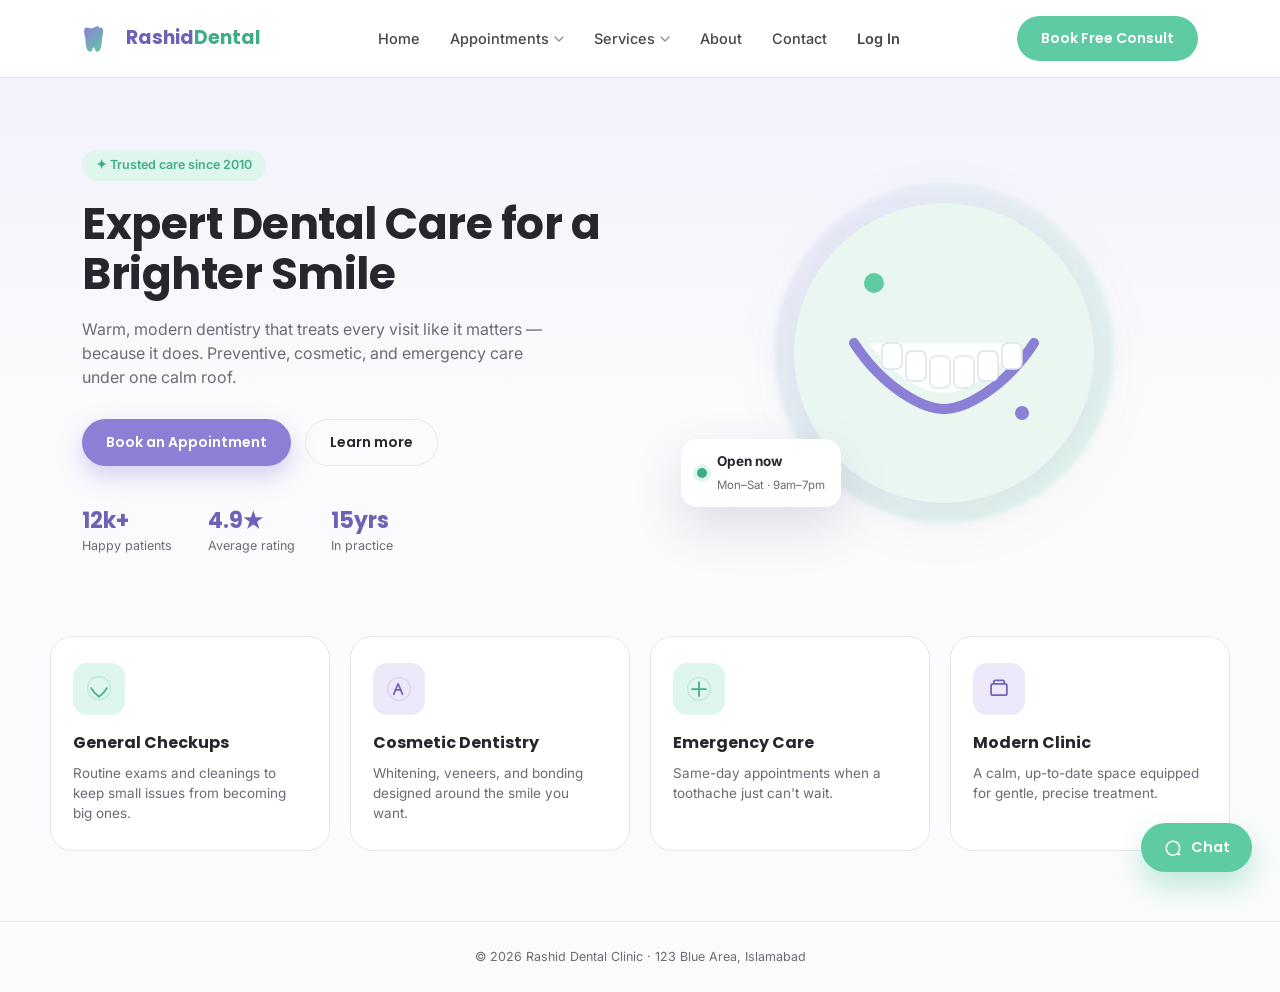
<file: Rashid Dental Clinic/frontend/index.html>
<!DOCTYPE html>
<html lang="en">
<head>
<meta charset="UTF-8">
<meta name="viewport" content="width=device-width, initial-scale=1.0">
<title>Rashid Dental Clinic — AI Assistant</title>
<link rel="preconnect" href="https://fonts.googleapis.com">
<link rel="preconnect" href="https://fonts.gstatic.com" crossorigin>
<link href="https://fonts.googleapis.com/css2?family=Poppins:wght@500;600;700;800&family=Inter:wght@400;500;600&display=swap" rel="stylesheet">
<link rel="stylesheet" href="style.css">
</head>
<body>

<!-- ============ NAVBAR ============ -->
<header class="navbar">
  <div class="nav-inner">
    <a class="brand" href="#">
      <svg class="brand-mark" viewBox="0 0 48 48" fill="none" xmlns="http://www.w3.org/2000/svg">
        <path d="M24 6c-5 0-8 3-11 3-2.6 0-4.5-1.4-6-1.4C4 7.6 3 10 3 13c0 5 2 8 2 14 0 6 2 15 6.5 15 3.5 0 3-6 5-6s1.5 6 5 6c4.5 0 6.5-9 6.5-15 0-6 2-9 2-14 0-3-1-5.4-4-5.4-1.5 0-3.4 1.4-6 1.4H24z" fill="url(#toothGrad)"/>
        <defs>
          <linearGradient id="toothGrad" x1="3" y1="6" x2="30.5" y2="42" gradientUnits="userSpaceOnUse">
            <stop stop-color="#8B7FD6"/>
            <stop offset="1" stop-color="#5FCBA3"/>
          </linearGradient>
        </defs>
      </svg>
      <span class="brand-name">Rashid<em>Dental</em></span>
    </a>

    <nav class="nav-links">
      <a href="#">Home</a>
      <a href="#">Appointments <svg width="10" height="6" viewBox="0 0 10 6"><path d="M1 1l4 4 4-4" stroke="currentColor" stroke-width="1.4" fill="none" stroke-linecap="round" stroke-linejoin="round"/></svg></a>
      <a href="#services">Services <svg width="10" height="6" viewBox="0 0 10 6"><path d="M1 1l4 4 4-4" stroke="currentColor" stroke-width="1.4" fill="none" stroke-linecap="round" stroke-linejoin="round"/></svg></a>
      <a href="#about">About</a>
      <a href="#contact">Contact</a>
      <a href="#" class="nav-login">Log In</a>
    </nav>

    <button class="btn-pill btn-mint nav-cta">Book Free Consult</button>
  </div>
</header>

<!-- ============ HERO ============ -->
<section class="hero">
  <div class="hero-inner">
    <div class="hero-copy">
      <span class="eyebrow">✦ Trusted care since 2010</span>
      <h1>Expert Dental Care for a Brighter Smile</h1>
      <p>Warm, modern dentistry that treats every visit like it matters — because it does. Preventive, cosmetic, and emergency care under one calm roof.</p>
      <div class="hero-actions">
        <button class="btn-pill btn-purple">Book an Appointment</button>
        <button class="btn-pill btn-ghost">Learn more</button>
      </div>
      <div class="hero-stats">
        <div><strong>12k+</strong><span>Happy patients</span></div>
        <div><strong>4.9★</strong><span>Average rating</span></div>
        <div><strong>15yrs</strong><span>In practice</span></div>
      </div>
    </div>

    <div class="hero-art">
      <div class="hero-blob"></div>
      <svg class="hero-smile" viewBox="0 0 320 320" xmlns="http://www.w3.org/2000/svg">
        <circle cx="160" cy="160" r="150" fill="#EAF7F1"/>
        <path d="M70 150c30 46 70 66 90 66s60-20 90-66" stroke="#8B7FD6" stroke-width="10" stroke-linecap="round" fill="none"/>
        <path d="M85 150c25 34 55 50 75 50s50-16 75-50" fill="#fff"/>
        <g fill="#fff" stroke="#DCE3EE" stroke-width="1.5">
          <rect x="98" y="150" width="20" height="26" rx="6"/>
          <rect x="122" y="158" width="20" height="30" rx="6"/>
          <rect x="146" y="163" width="20" height="32" rx="6"/>
          <rect x="170" y="163" width="20" height="32" rx="6"/>
          <rect x="194" y="158" width="20" height="30" rx="6"/>
          <rect x="218" y="150" width="20" height="26" rx="6"/>
        </g>
        <circle cx="90" cy="90" r="10" fill="#5FCBA3"/>
        <circle cx="238" cy="220" r="7" fill="#8B7FD6"/>
      </svg>
      <div class="floating-badge">
        <span class="badge-dot"></span>
        <div>
          <strong>Open now</strong>
          <small>Mon–Sat · 9am–7pm</small>
        </div>
      </div>
    </div>
  </div>
</section>

<!-- ============ GALLERY / HIGHLIGHTS ============ -->
<section class="gallery">
  <div class="gallery-inner">
    <article class="gallery-card">
      <div class="gallery-art tint-mint">
        <svg viewBox="0 0 64 64"><path d="M14 30c8 14 20 20 18 20s10-6 18-20" stroke="#3FAE85" stroke-width="4" fill="none" stroke-linecap="round"/><circle cx="32" cy="30" r="26" fill="none" stroke="#BEE9D8" stroke-width="3"/></svg>
      </div>
      <h3>General Checkups</h3>
      <p>Routine exams and cleanings to keep small issues from becoming big ones.</p>
    </article>
    <article class="gallery-card">
      <div class="gallery-art tint-purple">
        <svg viewBox="0 0 64 64"><path d="M20 44l10-24 10 24M23 34h14" stroke="#6E62B8" stroke-width="4" fill="none" stroke-linecap="round" stroke-linejoin="round"/><circle cx="32" cy="32" r="26" fill="none" stroke="#D9D3F3" stroke-width="3"/></svg>
      </div>
      <h3>Cosmetic Dentistry</h3>
      <p>Whitening, veneers, and bonding designed around the smile you want.</p>
    </article>
    <article class="gallery-card">
      <div class="gallery-art tint-mint">
        <svg viewBox="0 0 64 64"><path d="M32 16v32M16 32h32" stroke="#3FAE85" stroke-width="4" stroke-linecap="round"/><circle cx="32" cy="32" r="26" fill="none" stroke="#BEE9D8" stroke-width="3"/></svg>
      </div>
      <h3>Emergency Care</h3>
      <p>Same-day appointments when a toothache just can't wait.</p>
    </article>
    <article class="gallery-card">
      <div class="gallery-art tint-purple">
        <svg viewBox="0 0 64 64"><rect x="14" y="20" width="36" height="26" rx="4" fill="none" stroke="#6E62B8" stroke-width="4"/><path d="M20 20v-4a4 4 0 014-4h16a4 4 0 014 4v4" stroke="#6E62B8" stroke-width="4" fill="none"/></svg>
      </div>
      <h3>Modern Clinic</h3>
      <p>A calm, up-to-date space equipped for gentle, precise treatment.</p>
    </article>
  </div>
</section>

<footer class="site-footer">
  <p>© 2026 Rashid Dental Clinic · 123 Blue Area, Islamabad</p>
</footer>

<!-- ============ FLOATING CHAT TOGGLE ============ -->
<button id="chat-toggle">
  <svg width="20" height="20" viewBox="0 0 24 24" fill="none"><path d="M4 12a8 8 0 1113.9 5.4L20 20l-3.1-1.1A8 8 0 014 12z" stroke="white" stroke-width="1.8" stroke-linecap="round" stroke-linejoin="round"/></svg>
  <span>Chat</span>
</button>

<!-- ============ CHAT WIDGET ============ -->
<div id="chat-container" class="hidden">

  <div class="chat-header">
    <div class="chat-header-left">
      <div class="chat-avatar">
        <svg viewBox="0 0 48 48" fill="none" width="24" height="24">
          <path d="M24 6c-5 0-8 3-11 3-2.6 0-4.5-1.4-6-1.4C4 7.6 3 10 3 13c0 5 2 8 2 14 0 6 2 15 6.5 15 3.5 0 3-6 5-6s1.5 6 5 6c4.5 0 6.5-9 6.5-15 0-6 2-9 2-14 0-3-1-5.4-4-5.4-1.5 0-3.4 1.4-6 1.4H24z" fill="url(#toothGrad2)"/>
          <defs><linearGradient id="toothGrad2" x1="3" y1="6" x2="30.5" y2="42" gradientUnits="userSpaceOnUse"><stop stop-color="#8B7FD6"/><stop offset="1" stop-color="#5FCBA3"/></linearGradient></defs>
        </svg>
      </div>
      <div>
        <h2>Rashid Dental Clinic</h2>
        <p>Online Assistant</p>
      </div>
    </div>
    <div class="chat-header-actions">
      <button id="minimize-chat" title="Minimize">—</button>
      <button id="close-chat" title="Close">✕</button>
    </div>
  </div>

  <div class="chat-status">
    <span class="status-dot"></span> Online
  </div>

  <div id="chat-messages"></div>

  <div id="suggested-questions"></div>

  <div class="chat-input">
    <button id="attach-btn" type="button" title="Attach">
      <svg width="18" height="18" viewBox="0 0 24 24" fill="none"><path d="M17 7l-8 8a3 3 0 004 4l8-8a5 5 0 00-7-7L6 12a7 7 0 009 10" stroke="#7A7A87" stroke-width="1.6" stroke-linecap="round" stroke-linejoin="round"/></svg>
    </button>
    <input id="message-input" type="text" placeholder="Type your message...">
    <button id="send-btn" title="Send">
      <svg width="18" height="18" viewBox="0 0 24 24" fill="none"><path d="M4 12l16-7-6 16-3-6-7-3z" stroke="white" stroke-width="1.6" stroke-linejoin="round" fill="white"/></svg>
    </button>
  </div>

  <p class="chat-footer">Powered by Rashid Clinic AI</p>
</div>

<script src="script.js"></script>
</body>
</html>
</file>
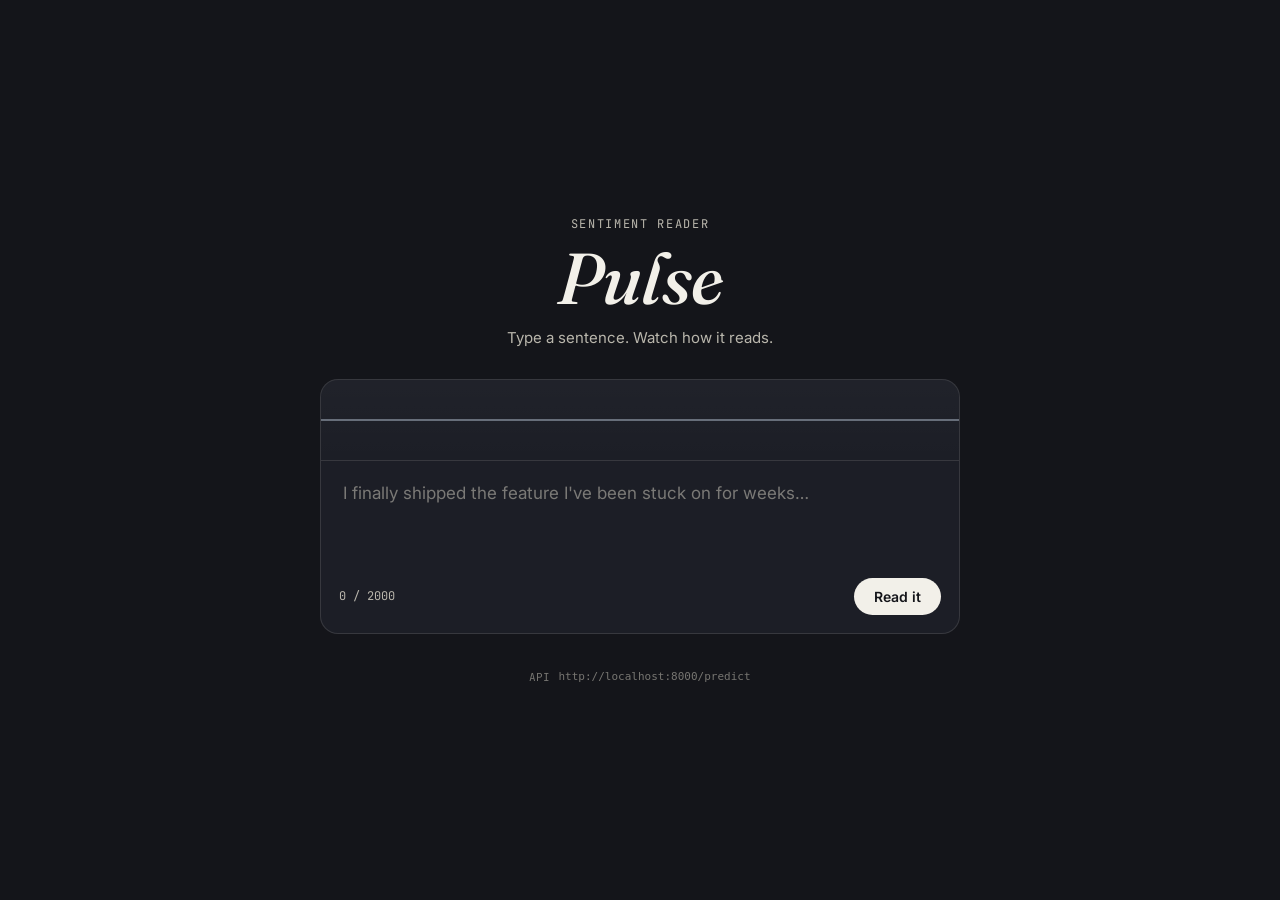
<file: Sentiment-Analysis/frontend/index.html>
<!DOCTYPE html>
<html lang="en">
<head>
<meta charset="UTF-8" />
<meta name="viewport" content="width=device-width, initial-scale=1.0" />
<title>Pulse — Sentiment Reader</title>
<link rel="preconnect" href="https://fonts.googleapis.com">
<link href="https://fonts.googleapis.com/css2?family=Fraunces:ital,opsz,wght@0,9..144,400;0,9..144,600;1,9..144,500&family=Inter:wght@400;500;600&family=JetBrains+Mono:wght@400;500&display=swap" rel="stylesheet">
<link rel="stylesheet" href="style.css" />
</head>
<body>

  <main class="stage">
    <header class="masthead">
      <span class="eyebrow">Sentiment Reader</span>
      <h1 class="wordmark">Pulse</h1>
      <p class="subhead">Type a sentence. Watch how it reads.</p>
    </header>

    <section class="console" aria-label="Sentiment analyzer">
      <svg class="trace" id="trace" viewBox="0 0 640 120" preserveAspectRatio="none" aria-hidden="true">
        <line x1="0" y1="60" x2="640" y2="60" class="trace-baseline" />
        <path id="tracePath" class="trace-path" d="M0,60 L640,60" />
      </svg>

      <textarea
        id="textInput"
        class="text-input"
        placeholder="I finally shipped the feature I've been stuck on for weeks…"
        maxlength="2000"
        rows="3"
      ></textarea>

      <div class="console-footer">
        <span class="char-count"><span id="charCount">0</span> / 2000</span>
        <button id="analyzeBtn" class="analyze-btn" type="button">
          <span class="btn-label">Read it</span>
          <span class="btn-spinner" aria-hidden="true"></span>
        </button>
      </div>
    </section>

    <section id="result" class="result" hidden aria-live="polite">
      <div class="result-badge">
        <span id="resultEmoji" class="result-emoji">😐</span>
        <div class="result-text">
          <span id="resultLabel" class="result-label">Neutral</span>
          <span id="resultConfidence" class="result-confidence">— confidence n/a</span>
        </div>
      </div>
    </section>

    <p id="errorBox" class="error-box" hidden></p>

    <footer class="foot-note">
      <span>API</span>
      <code id="apiTarget">http://localhost:8000/predict</code>
    </footer>
  </main>

  <script src="script.js"></script>
</body>
</html>
</file>
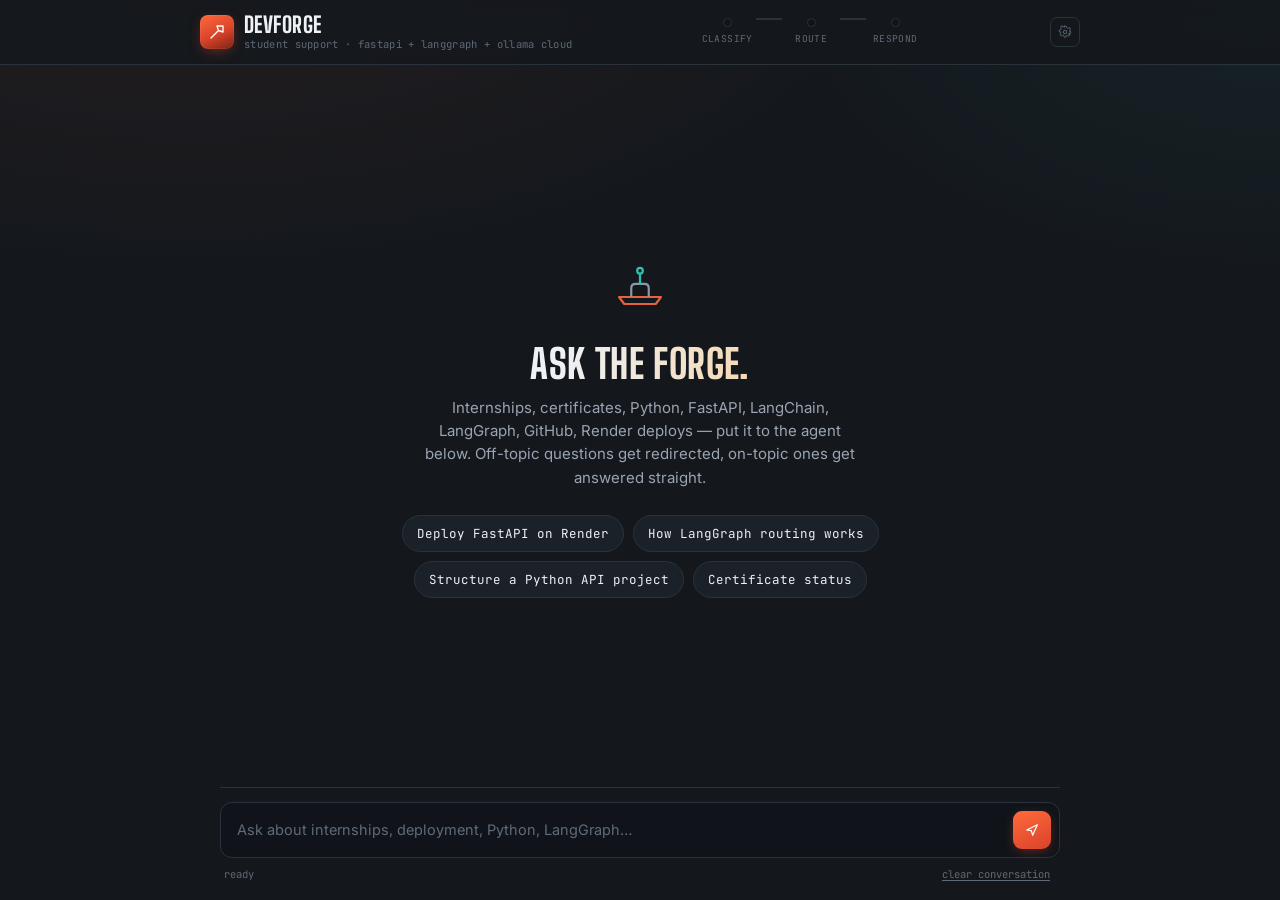
<file: Student Support AI Agent/static/index.html>
<!DOCTYPE html>
<html lang="en">
<head>
<meta charset="UTF-8" />
<meta name="viewport" content="width=device-width, initial-scale=1.0" />
<title>DEVFORGE — Student Support</title>
<link rel="preconnect" href="https://fonts.googleapis.com">
<link rel="preconnect" href="https://fonts.gstatic.com" crossorigin>
<link href="https://fonts.googleapis.com/css2?family=Big+Shoulders+Display:wght@600;800&family=Inter:wght@400;500;600;700&family=JetBrains+Mono:wght@400;500&display=swap" rel="stylesheet">
<style>
  :root{
    --bg: #14181d;
    --bg-raised: #1b2129;
    --bg-inset: #10141a;
    --seam: #2a323c;
    --ember: #ff6a3d;
    --ember-deep: #d9432a;
    --molten: #ffb454;
    --circuit: #35d0c0;
    --circuit-deep: #1fa896;
    --text: #eef1f5;
    --text-dim: #9aa4b2;
    --text-faint: #5f6a78;
    --danger: #ff5d5d;
    --radius: 10px;
  }

  *{ box-sizing: border-box; }

  html, body{
    height: 100%;
  }

  body{
    margin: 0;
    background:
      radial-gradient(1200px 600px at 15% -10%, rgba(255,106,61,0.08), transparent 60%),
      radial-gradient(900px 500px at 100% 0%, rgba(53,208,192,0.06), transparent 55%),
      var(--bg);
    color: var(--text);
    font-family: 'Inter', system-ui, sans-serif;
    display: flex;
    flex-direction: column;
    min-height: 100vh;
  }

  @media (prefers-reduced-motion: reduce){
    *{ animation-duration: 0.001ms !important; animation-iteration-count: 1 !important; transition-duration: 0.001ms !important; }
  }

  a{ color: var(--circuit); }

  ::selection{ background: var(--ember-deep); color: white; }

  :focus-visible{
    outline: 2px solid var(--molten);
    outline-offset: 2px;
    border-radius: 4px;
  }

  /* ---------- Header ---------- */

  header{
    position: sticky;
    top: 0;
    z-index: 20;
    background: rgba(20,24,29,0.85);
    backdrop-filter: blur(10px);
    border-bottom: 1px solid var(--seam);
    padding: 14px 20px;
  }

  .header-row{
    max-width: 880px;
    margin: 0 auto;
    display: flex;
    align-items: center;
    justify-content: space-between;
    gap: 16px;
  }

  .brand{
    display: flex;
    align-items: center;
    gap: 10px;
    min-width: 0;
  }

  .brand-mark{
    width: 34px;
    height: 34px;
    flex-shrink: 0;
    border-radius: 8px;
    background: linear-gradient(155deg, var(--ember) 0%, var(--ember-deep) 55%, #7a2415 100%);
    display: flex;
    align-items: center;
    justify-content: center;
    box-shadow: 0 0 0 1px rgba(255,255,255,0.06) inset, 0 4px 14px -4px rgba(217,67,42,0.6);
  }

  .brand-mark svg{ width: 18px; height: 18px; }

  .brand-text{
    display: flex;
    flex-direction: column;
    line-height: 1;
    min-width: 0;
  }

  .brand-text .name{
    font-family: 'Big Shoulders Display', sans-serif;
    font-weight: 800;
    font-size: 22px;
    letter-spacing: 0.02em;
    text-transform: uppercase;
  }

  .brand-text .tagline{
    font-family: 'JetBrains Mono', monospace;
    font-size: 10.5px;
    color: var(--text-faint);
    margin-top: 3px;
    letter-spacing: 0.03em;
    white-space: nowrap;
    overflow: hidden;
    text-overflow: ellipsis;
  }

  /* Pipeline indicator — signature element */

  .pipeline{
    display: flex;
    align-items: center;
    gap: 0;
    font-family: 'JetBrains Mono', monospace;
    font-size: 9.5px;
    color: var(--text-faint);
    flex-shrink: 0;
  }

  .pipeline .node{
    display: flex;
    flex-direction: column;
    align-items: center;
    gap: 5px;
    width: 62px;
    position: relative;
  }

  .pipeline .dot{
    width: 9px;
    height: 9px;
    border-radius: 50%;
    background: var(--bg-inset);
    border: 1.5px solid var(--seam);
    transition: background 0.25s ease, border-color 0.25s ease, box-shadow 0.25s ease;
  }

  .pipeline .label{
    text-transform: uppercase;
    letter-spacing: 0.04em;
    white-space: nowrap;
  }

  .pipeline .link{
    width: 26px;
    height: 1.5px;
    background: var(--seam);
    margin: 0 -2px;
    transform: translateY(-13px);
    transition: background 0.25s ease;
  }

  .pipeline .node.active .dot{
    background: var(--molten);
    border-color: var(--molten);
    box-shadow: 0 0 10px 2px rgba(255,180,84,0.7);
    animation: pulse-dot 0.9s ease-in-out infinite;
  }

  .pipeline .node.settled-support .dot{
    background: var(--circuit);
    border-color: var(--circuit);
    box-shadow: 0 0 8px 1px rgba(53,208,192,0.55);
    animation: none;
  }

  .pipeline .node.settled-unrelated .dot{
    background: var(--text-faint);
    border-color: var(--text-faint);
    box-shadow: none;
    animation: none;
  }

  .pipeline .link.active{ background: var(--molten); }
  .pipeline .link.settled-support{ background: var(--circuit); }
  .pipeline .link.settled-unrelated{ background: var(--seam); }

  .pipeline .node.settled-support .label{ color: var(--circuit); }
  .pipeline .node.settled-unrelated .label{ color: var(--text-faint); }
  .pipeline .node.active .label{ color: var(--molten); }

  @keyframes pulse-dot{
    0%, 100%{ transform: scale(1); }
    50%{ transform: scale(1.35); }
  }

  @media (max-width: 640px){
    .pipeline{ display: none; }
  }

  /* ---------- Main chat area ---------- */

  main{
    flex: 1;
    display: flex;
    flex-direction: column;
    max-width: 880px;
    width: 100%;
    margin: 0 auto;
    padding: 0 20px;
    min-height: 0;
  }

  .scroll{
    flex: 1;
    overflow-y: auto;
    padding: 28px 0 20px;
    display: flex;
    flex-direction: column;
    gap: 18px;
    min-height: 0;
  }

  .scroll::-webkit-scrollbar{ width: 8px; }
  .scroll::-webkit-scrollbar-thumb{ background: var(--seam); border-radius: 8px; }

  /* Empty state */

  .empty{
    margin: auto 0;
    text-align: center;
    padding: 30px 10px;
  }

  .empty .anvil{
    width: 56px;
    height: 56px;
    margin: 0 auto 18px;
    opacity: 0.9;
  }

  .empty h1{
    font-family: 'Big Shoulders Display', sans-serif;
    font-weight: 800;
    text-transform: uppercase;
    font-size: clamp(28px, 5vw, 40px);
    letter-spacing: 0.01em;
    margin: 0 0 8px;
    background: linear-gradient(100deg, var(--text) 40%, var(--molten) 100%);
    -webkit-background-clip: text;
    background-clip: text;
    color: transparent;
  }

  .empty p{
    color: var(--text-dim);
    font-size: 15px;
    max-width: 440px;
    margin: 0 auto 26px;
    line-height: 1.55;
  }

  .chips{
    display: flex;
    flex-wrap: wrap;
    gap: 9px;
    justify-content: center;
    max-width: 560px;
    margin: 0 auto;
  }

  .chip{
    font-family: 'JetBrains Mono', monospace;
    font-size: 12.5px;
    color: var(--text);
    background: var(--bg-raised);
    border: 1px solid var(--seam);
    padding: 9px 14px;
    border-radius: 999px;
    cursor: pointer;
    transition: border-color 0.15s ease, transform 0.15s ease, background 0.15s ease;
  }

  .chip:hover{
    border-color: var(--ember);
    background: #221c1a;
    transform: translateY(-1px);
  }

  /* Messages */

  .msg{
    display: flex;
    gap: 11px;
    max-width: 100%;
    animation: rise 0.28s ease both;
  }

  @keyframes rise{
    from{ opacity: 0; transform: translateY(6px); }
    to{ opacity: 1; transform: translateY(0); }
  }

  .msg .avatar{
    width: 30px;
    height: 30px;
    border-radius: 7px;
    flex-shrink: 0;
    display: flex;
    align-items: center;
    justify-content: center;
    font-family: 'JetBrains Mono', monospace;
    font-size: 10px;
    font-weight: 500;
    margin-top: 2px;
  }

  .msg.user{ flex-direction: row-reverse; margin-left: auto; }
  .msg.user .avatar{ background: linear-gradient(155deg, var(--ember), var(--ember-deep)); color: white; }
  .msg.agent .avatar{ background: linear-gradient(155deg, var(--circuit), var(--circuit-deep)); color: #06231f; }
  .msg.system .avatar{ background: var(--bg-raised); color: var(--text-faint); border: 1px solid var(--seam); }

  .bubble-wrap{ display: flex; flex-direction: column; gap: 4px; max-width: 68ch; }
  .msg.user .bubble-wrap{ align-items: flex-end; }

  .bubble{
    padding: 11px 15px;
    border-radius: var(--radius);
    font-size: 14.5px;
    line-height: 1.55;
    white-space: pre-wrap;
    word-wrap: break-word;
  }

  .msg.user .bubble{
    background: linear-gradient(160deg, #3a2420, #2a1a17);
    border: 1px solid #4a2a20;
    border-top-right-radius: 3px;
  }

  .msg.agent .bubble{
    background: var(--bg-raised);
    border: 1px solid var(--seam);
    border-top-left-radius: 3px;
  }

  .msg.system .bubble{
    background: transparent;
    border: 1px dashed var(--seam);
    color: var(--text-dim);
    font-size: 13px;
  }

  .meta{
    font-family: 'JetBrains Mono', monospace;
    font-size: 10px;
    color: var(--text-faint);
    padding: 0 3px;
    display: flex;
    gap: 6px;
    align-items: center;
  }

  .meta .tag{
    text-transform: uppercase;
    letter-spacing: 0.03em;
  }
  .meta .tag.support{ color: var(--circuit); }
  .meta .tag.unrelated{ color: var(--text-faint); }

  .typing{
    display: flex;
    gap: 4px;
    padding: 4px 2px;
  }
  .typing span{
    width: 5px; height: 5px; border-radius: 50%;
    background: var(--circuit);
    animation: bob 1.1s ease-in-out infinite;
  }
  .typing span:nth-child(2){ animation-delay: 0.15s; }
  .typing span:nth-child(3){ animation-delay: 0.3s; }
  @keyframes bob{
    0%, 60%, 100%{ transform: translateY(0); opacity: 0.5; }
    30%{ transform: translateY(-4px); opacity: 1; }
  }

  .error-bubble{
    border-color: rgba(255,93,93,0.4) !important;
    background: rgba(255,93,93,0.08) !important;
  }
  .error-bubble .retry{
    display: inline-block;
    margin-top: 8px;
    font-family: 'JetBrains Mono', monospace;
    font-size: 11.5px;
    color: var(--danger);
    background: none;
    border: 1px solid rgba(255,93,93,0.4);
    padding: 5px 10px;
    border-radius: 6px;
    cursor: pointer;
  }
  .error-bubble .retry:hover{ background: rgba(255,93,93,0.12); }

  /* ---------- Composer ---------- */

  .composer{
    padding: 14px 0 18px;
    border-top: 1px solid var(--seam);
  }

  .composer-inner{
    display: flex;
    align-items: flex-end;
    gap: 10px;
    background: var(--bg-inset);
    border: 1px solid var(--seam);
    border-radius: 12px;
    padding: 8px 8px 8px 16px;
    transition: border-color 0.15s ease, box-shadow 0.15s ease;
  }

  .composer-inner:focus-within{
    border-color: var(--ember);
    box-shadow: 0 0 0 3px rgba(255,106,61,0.12);
  }

  textarea{
    flex: 1;
    background: none;
    border: none;
    resize: none;
    color: var(--text);
    font-family: 'Inter', sans-serif;
    font-size: 14.5px;
    line-height: 1.5;
    max-height: 140px;
    padding: 8px 0;
    outline: none;
  }

  textarea::placeholder{ color: var(--text-faint); }

  .send-btn{
    flex-shrink: 0;
    width: 38px;
    height: 38px;
    border-radius: 9px;
    border: none;
    background: linear-gradient(155deg, var(--ember), var(--ember-deep));
    color: white;
    display: flex;
    align-items: center;
    justify-content: center;
    cursor: pointer;
    transition: transform 0.12s ease, box-shadow 0.12s ease, opacity 0.15s ease;
    box-shadow: 0 3px 12px -3px rgba(217,67,42,0.55);
  }

  .send-btn:hover:not(:disabled){ transform: translateY(-1px); }
  .send-btn:active:not(:disabled){ transform: translateY(0) scale(0.96); }
  .send-btn:disabled{ opacity: 0.35; cursor: not-allowed; box-shadow: none; }

  .send-btn svg{ width: 16px; height: 16px; }

  .composer-foot{
    display: flex;
    justify-content: space-between;
    align-items: center;
    margin-top: 8px;
    padding: 0 4px;
    font-family: 'JetBrains Mono', monospace;
    font-size: 10.5px;
    color: var(--text-faint);
  }

  .composer-foot button{
    background: none;
    border: none;
    color: var(--text-faint);
    font-family: inherit;
    font-size: inherit;
    cursor: pointer;
    text-decoration: underline;
    text-underline-offset: 2px;
  }
  .composer-foot button:hover{ color: var(--text-dim); }

  /* Settings popover */

  .gear-btn{
    background: none;
    border: 1px solid var(--seam);
    color: var(--text-faint);
    width: 30px;
    height: 30px;
    border-radius: 7px;
    display: flex;
    align-items: center;
    justify-content: center;
    cursor: pointer;
    flex-shrink: 0;
  }
  .gear-btn:hover{ color: var(--text); border-color: var(--text-faint); }
  .gear-btn svg{ width: 14px; height: 14px; }

  .settings-panel{
    position: fixed;
    top: 62px;
    right: 20px;
    z-index: 30;
    background: var(--bg-raised);
    border: 1px solid var(--seam);
    border-radius: 10px;
    padding: 16px;
    width: 280px;
    box-shadow: 0 12px 30px -8px rgba(0,0,0,0.5);
    display: none;
  }
  .settings-panel.open{ display: block; }
  .settings-panel h2{
    font-family: 'JetBrains Mono', monospace;
    font-size: 11px;
    text-transform: uppercase;
    letter-spacing: 0.04em;
    color: var(--text-dim);
    margin: 0 0 10px;
  }
  .settings-panel label{
    display: block;
    font-size: 11.5px;
    color: var(--text-faint);
    margin-bottom: 5px;
  }
  .settings-panel input{
    width: 100%;
    background: var(--bg-inset);
    border: 1px solid var(--seam);
    border-radius: 6px;
    color: var(--text);
    font-family: 'JetBrains Mono', monospace;
    font-size: 12px;
    padding: 8px 9px;
    margin-bottom: 10px;
  }
  .settings-panel .save-btn{
    width: 100%;
    background: var(--ember-deep);
    border: none;
    color: white;
    padding: 8px;
    border-radius: 6px;
    font-size: 12px;
    font-family: 'Inter', sans-serif;
    font-weight: 600;
    cursor: pointer;
  }
  .settings-panel .save-btn:hover{ background: #c93a22; }
  .settings-hint{
    font-size: 10.5px;
    color: var(--text-faint);
    margin-top: 8px;
    line-height: 1.4;
  }
</style>
</head>
<body>

<header>
  <div class="header-row">
    <div class="brand">
      <div class="brand-mark" aria-hidden="true">
        <svg viewBox="0 0 24 24" fill="none"><path d="M4 20L14 10M14 10L12 4L20 4L20 12L14 10Z" stroke="white" stroke-width="1.8" stroke-linejoin="round" stroke-linecap="round"/></svg>
      </div>
      <div class="brand-text">
        <span class="name">Devforge</span>
        <span class="tagline">student support · fastapi + langgraph + ollama cloud</span>
      </div>
    </div>

    <div class="pipeline" id="pipeline" aria-hidden="true">
      <div class="node" data-node="classify">
        <span class="dot"></span>
        <span class="label">classify</span>
      </div>
      <span class="link" data-link="1"></span>
      <div class="node" data-node="route">
        <span class="dot"></span>
        <span class="label">route</span>
      </div>
      <span class="link" data-link="2"></span>
      <div class="node" data-node="respond">
        <span class="dot"></span>
        <span class="label">respond</span>
      </div>
    </div>

    <button class="gear-btn" id="gearBtn" aria-label="Connection settings" aria-expanded="false">
      <svg viewBox="0 0 24 24" fill="none"><path d="M12 15a3 3 0 100-6 3 3 0 000 6z" stroke="currentColor" stroke-width="1.6"/><path d="M19.4 13.5a1.65 1.65 0 00.3 1.8l.05.06a2 2 0 11-2.83 2.83l-.06-.05a1.65 1.65 0 00-1.8-.3 1.65 1.65 0 00-1 1.5V19a2 2 0 11-4 0v-.08a1.65 1.65 0 00-1-1.51 1.65 1.65 0 00-1.8.3l-.06.06a2 2 0 11-2.83-2.83l.05-.06a1.65 1.65 0 00.3-1.8 1.65 1.65 0 00-1.5-1H4a2 2 0 110-4h.08a1.65 1.65 0 001.5-1 1.65 1.65 0 00-.3-1.8l-.05-.06a2 2 0 112.83-2.83l.06.05a1.65 1.65 0 001.8.3H10a1.65 1.65 0 001-1.51V4a2 2 0 114 0v.09a1.65 1.65 0 001 1.5 1.65 1.65 0 001.8-.3l.06-.05a2 2 0 112.83 2.83l-.05.06a1.65 1.65 0 00-.3 1.8V10a1.65 1.65 0 001.51 1H20a2 2 0 110 4h-.09a1.65 1.65 0 00-1.51 1z" stroke="currentColor" stroke-width="1.6"/></svg>
    </button>
  </div>
</header>

<div class="settings-panel" id="settingsPanel">
  <h2>Connection</h2>
  <label for="apiBaseInput">API base URL</label>
  <input id="apiBaseInput" type="text" placeholder="https://your-app.onrender.com" autocomplete="off" spellcheck="false" />
  <button class="save-btn" id="saveSettings">Save</button>
  <p class="settings-hint">Leave blank to call <code>/chat</code> on this same origin. Point this at your Render URL if you're hosting the frontend separately.</p>
</div>

<main>
  <div class="scroll" id="scroll">
    <div class="empty" id="emptyState">
      <svg class="anvil" viewBox="0 0 64 64" fill="none" aria-hidden="true">
        <path d="M8 40h48l-6 8H14l-6-8z" stroke="#ff6a3d" stroke-width="2.5" stroke-linejoin="round"/>
        <path d="M22 40V30c0-3 2-5 5-5h10c3 0 5 2 5 5v10" stroke="#9aa4b2" stroke-width="2.5"/>
        <path d="M32 25V14" stroke="#35d0c0" stroke-width="2.5" stroke-linecap="round"/>
        <circle cx="32" cy="10" r="3.2" stroke="#35d0c0" stroke-width="2.5"/>
      </svg>
      <h1>Ask the forge.</h1>
      <p>Internships, certificates, Python, FastAPI, LangChain, LangGraph, GitHub, Render deploys — put it to the agent below. Off-topic questions get redirected, on-topic ones get answered straight.</p>
      <div class="chips" id="chips">
        <button class="chip" data-q="How do I deploy a FastAPI app on Render?">Deploy FastAPI on Render</button>
        <button class="chip" data-q="How does the LangGraph routing in this agent work?">How LangGraph routing works</button>
        <button class="chip" data-q="What's a good project structure for a Python API?">Structure a Python API project</button>
        <button class="chip" data-q="Where do I check on my DEVFORGE certificate?">Certificate status</button>
      </div>
    </div>
  </div>

  <div class="composer">
    <div class="composer-inner">
      <textarea id="input" rows="1" placeholder="Ask about internships, deployment, Python, LangGraph…" aria-label="Message"></textarea>
      <button class="send-btn" id="sendBtn" aria-label="Send message">
        <svg viewBox="0 0 24 24" fill="none"><path d="M4 12L20 4L13 20L11 13L4 12Z" stroke="white" stroke-width="1.8" stroke-linejoin="round" stroke-linecap="round"/></svg>
      </button>
    </div>
    <div class="composer-foot">
      <span id="statusLine">ready</span>
      <button id="clearBtn">clear conversation</button>
    </div>
  </div>
</main>

<script>
(function(){
  const scrollEl = document.getElementById('scroll');
  const emptyState = document.getElementById('emptyState');
  const input = document.getElementById('input');
  const sendBtn = document.getElementById('sendBtn');
  const statusLine = document.getElementById('statusLine');
  const clearBtn = document.getElementById('clearBtn');
  const gearBtn = document.getElementById('gearBtn');
  const settingsPanel = document.getElementById('settingsPanel');
  const apiBaseInput = document.getElementById('apiBaseInput');
  const saveSettings = document.getElementById('saveSettings');
  const pipeline = document.getElementById('pipeline');

  const STORAGE_KEY = 'devforge_chat_history';
  const API_KEY_STORAGE = 'devforge_api_base';

  let apiBase = localStorage.getItem(API_KEY_STORAGE) || '';
  apiBaseInput.value = apiBase;

  let history = [];
  try{
    history = JSON.parse(localStorage.getItem(STORAGE_KEY) || '[]');
  }catch(e){ history = []; }

  // ---------- settings popover ----------

  gearBtn.addEventListener('click', () => {
    const open = settingsPanel.classList.toggle('open');
    gearBtn.setAttribute('aria-expanded', open);
  });

  document.addEventListener('click', (e) => {
    if(!settingsPanel.contains(e.target) && e.target !== gearBtn && !gearBtn.contains(e.target)){
      settingsPanel.classList.remove('open');
      gearBtn.setAttribute('aria-expanded', 'false');
    }
  });

  saveSettings.addEventListener('click', () => {
    apiBase = apiBaseInput.value.trim().replace(/\/$/, '');
    localStorage.setItem(API_KEY_STORAGE, apiBase);
    settingsPanel.classList.remove('open');
    statusLine.textContent = apiBase ? `connected → ${apiBase}` : 'ready';
  });

  // ---------- rendering ----------

  function escapeHtml(str){
    const div = document.createElement('div');
    div.textContent = str;
    return div.innerHTML;
  }

  function renderAll(){
    scrollEl.innerHTML = '';
    if(history.length === 0){
      scrollEl.appendChild(emptyState);
      return;
    }
    history.forEach(m => scrollEl.appendChild(buildMessageEl(m)));
    scrollToBottom();
  }

  function buildMessageEl(m){
    const wrap = document.createElement('div');
    wrap.className = `msg ${m.role}`;

    const avatar = document.createElement('div');
    avatar.className = 'avatar';
    avatar.textContent = m.role === 'user' ? 'YOU' : (m.role === 'agent' ? 'AI' : 'SYS');
    wrap.appendChild(avatar);

    const bw = document.createElement('div');
    bw.className = 'bubble-wrap';

    const bubble = document.createElement('div');
    bubble.className = 'bubble' + (m.error ? ' error-bubble' : '');
    bubble.innerHTML = escapeHtml(m.text).replace(/\n/g, '<br>');

    if(m.error && m.retryText){
      const retryBtn = document.createElement('button');
      retryBtn.className = 'retry';
      retryBtn.textContent = 'retry';
      retryBtn.addEventListener('click', () => sendMessage(m.retryText, true));
      bubble.appendChild(document.createElement('br'));
      bubble.appendChild(retryBtn);
    }

    bw.appendChild(bubble);

    if(m.role === 'agent' && m.category){
      const meta = document.createElement('div');
      meta.className = 'meta';
      const tag = document.createElement('span');
      tag.className = 'tag ' + m.category;
      tag.textContent = m.category === 'support' ? 'support_agent' : 'unrelated_response';
      meta.appendChild(tag);
      if(m.ms){
        const ms = document.createElement('span');
        ms.textContent = `· ${m.ms}ms`;
        meta.appendChild(ms);
      }
      bw.appendChild(meta);
    }

    wrap.appendChild(bw);
    return wrap;
  }

  function scrollToBottom(){
    scrollEl.scrollTop = scrollEl.scrollHeight;
  }

  function persist(){
    localStorage.setItem(STORAGE_KEY, JSON.stringify(history.slice(-60)));
  }

  function addMessage(m){
    history.push(m);
    persist();
    if(history.length === 1) scrollEl.innerHTML = '';
    scrollEl.appendChild(buildMessageEl(m));
    scrollToBottom();
  }

  // ---------- pipeline animation ----------

  function resetPipeline(){
    pipeline.querySelectorAll('.node').forEach(n => n.className = 'node');
    pipeline.querySelectorAll('.link').forEach(l => l.className = 'link');
  }

  function pipelineThinking(){
    resetPipeline();
    pipeline.querySelector('[data-node="classify"]').classList.add('active');
  }

  function pipelineSettle(category){
    const cls = category === 'support' ? 'settled-support' : 'settled-unrelated';
    pipeline.querySelectorAll('.node').forEach(n => n.classList.add(cls));
    pipeline.querySelectorAll('.link').forEach(l => l.classList.add(cls));
  }

  // ---------- typing indicator ----------

  let typingEl = null;
  function showTyping(){
    typingEl = document.createElement('div');
    typingEl.className = 'msg agent';
    typingEl.innerHTML = `<div class="avatar">AI</div><div class="bubble-wrap"><div class="bubble"><div class="typing"><span></span><span></span><span></span></div></div></div>`;
    scrollEl.appendChild(typingEl);
    scrollToBottom();
  }
  function hideTyping(){
    if(typingEl){ typingEl.remove(); typingEl = null; }
  }

  // ---------- networking ----------

  async function sendMessage(text, isRetry){
    if(!text || !text.trim()) return;
    text = text.trim();

    if(!isRetry){
      addMessage({ role: 'user', text });
    }

    input.value = '';
    autoResize();
    sendBtn.disabled = true;
    statusLine.textContent = 'sending…';
    pipelineThinking();
    showTyping();

    const started = performance.now();
    const wakeTimer = setTimeout(() => {
      statusLine.textContent = 'waking the forge — free-tier instances can take up to a minute to spin up…';
    }, 4000);

    try{
      const res = await fetch(`${apiBase}/chat`, {
        method: 'POST',
        headers: { 'Content-Type': 'application/json' },
        body: JSON.stringify({ message: text })
      });

      const ms = Math.round(performance.now() - started);
      clearTimeout(wakeTimer);
      hideTyping();

      if(!res.ok){
        const errBody = await res.json().catch(() => ({}));
        throw new Error(errBody.detail || `Request failed (${res.status})`);
      }

      const data = await res.json();
      pipelineSettle(data.category || 'support');
      addMessage({
        role: 'agent',
        text: data.reply || '(empty response)',
        category: data.category,
        ms
      });
      statusLine.textContent = 'ready';

    }catch(err){
      clearTimeout(wakeTimer);
      hideTyping();
      resetPipeline();
      addMessage({
        role: 'system',
        text: `Couldn't reach the agent — ${err.message}. Check the API base URL in settings and that the service is awake.`,
        error: true,
        retryText: text
      });
      statusLine.textContent = 'error';
    }finally{
      sendBtn.disabled = false;
    }
  }

  // ---------- input handling ----------

  function autoResize(){
    input.style.height = 'auto';
    input.style.height = Math.min(input.scrollHeight, 140) + 'px';
  }

  input.addEventListener('input', autoResize);

  input.addEventListener('keydown', (e) => {
    if(e.key === 'Enter' && !e.shiftKey){
      e.preventDefault();
      sendMessage(input.value);
    }
  });

  sendBtn.addEventListener('click', () => sendMessage(input.value));

  document.querySelectorAll('.chip').forEach(chip => {
    chip.addEventListener('click', () => sendMessage(chip.getAttribute('data-q')));
  });

  clearBtn.addEventListener('click', () => {
    history = [];
    persist();
    resetPipeline();
    renderAll();
  });

  renderAll();
})();
</script>

</body>
</html>
</file>
<file: Rashid Dental Clinic/frontend/style.css>
/* ===========================
   GLOBAL / TOKENS
=========================== */

*{
  margin:0;
  padding:0;
  box-sizing:border-box;
}

:root{
  --purple:#8B7FD6;
  --purple-dark:#6E62B8;
  --mint:#5FCBA3;
  --mint-dark:#3FAE85;
  --mint-light:#DFF6EC;
  --cream:#FBFBFD;
  --white:#FFFFFF;
  --text:#26262E;
  --gray:#6B6B76;
  --border:#E7E7F0;
  --shadow:0 20px 50px rgba(70,60,120,.16);
  --shadow-soft:0 10px 30px rgba(70,60,120,.08);
  --radius-lg:22px;
  --radius-md:14px;
}

body{
  font-family:'Inter', Arial, sans-serif;
  background:var(--cream);
  color:var(--text);
  line-height:1.5;
}

h1,h2,h3,.brand-name,.chat-header h2{
  font-family:'Poppins', 'Inter', sans-serif;
}

a{ text-decoration:none; color:inherit; }

/* ===========================
   BUTTONS
=========================== */

.btn-pill{
  border:none;
  border-radius:999px;
  padding:12px 24px;
  font-family:'Poppins',sans-serif;
  font-weight:600;
  font-size:14px;
  cursor:pointer;
  transition:.25s;
}

.btn-mint{
  background:var(--mint);
  color:#fff;
}
.btn-mint:hover{ background:var(--mint-dark); transform:translateY(-1px); }

.btn-purple{
  background:var(--purple);
  color:#fff;
  box-shadow:0 10px 24px rgba(139,127,214,.35);
}
.btn-purple:hover{ background:var(--purple-dark); transform:translateY(-1px); }

.btn-ghost{
  background:transparent;
  color:var(--text);
  border:1.5px solid var(--border);
}
.btn-ghost:hover{ border-color:var(--purple); color:var(--purple); }

/* ===========================
   NAVBAR
=========================== */

.navbar{
  position:sticky;
  top:0;
  background:rgba(255,255,255,.9);
  backdrop-filter:blur(8px);
  border-bottom:1px solid var(--border);
  z-index:500;
}

.nav-inner{
  max-width:1180px;
  margin:0 auto;
  padding:16px 32px;
  display:flex;
  align-items:center;
  justify-content:space-between;
  gap:24px;
}

.brand{
  display:flex;
  align-items:center;
  gap:10px;
}

.brand-mark{ width:34px; height:34px; }

.brand-name{
  font-weight:700;
  font-size:19px;
  color:var(--purple-dark);
}
.brand-name em{
  font-style:normal;
  color:var(--mint-dark);
}

.nav-links{
  display:flex;
  align-items:center;
  gap:30px;
  font-size:14.5px;
  font-weight:500;
  color:var(--text);
}

.nav-links a{
  display:flex;
  align-items:center;
  gap:5px;
  opacity:.85;
  transition:.2s;
}
.nav-links a:hover{ opacity:1; color:var(--purple-dark); }
.nav-links a svg{ opacity:.6; }

.nav-login{ font-weight:600; }

/* ===========================
   HERO
=========================== */

.hero{
  background:linear-gradient(180deg,#F3F1FC 0%, var(--cream) 60%);
  overflow:hidden;
}

.hero-inner{
  max-width:1180px;
  margin:0 auto;
  padding:72px 32px 60px;
  display:grid;
  grid-template-columns:1.05fr .95fr;
  gap:48px;
  align-items:center;
}

.eyebrow{
  display:inline-block;
  background:var(--mint-light);
  color:var(--mint-dark);
  font-weight:600;
  font-size:12.5px;
  padding:6px 14px;
  border-radius:999px;
  margin-bottom:18px;
}

.hero-copy h1{
  font-size:44px;
  font-weight:700;
  line-height:1.14;
  color:var(--text);
  margin-bottom:18px;
  letter-spacing:-.5px;
}

.hero-copy p{
  color:var(--gray);
  font-size:16px;
  max-width:460px;
  margin-bottom:30px;
}

.hero-actions{
  display:flex;
  gap:14px;
  margin-bottom:38px;
}

.hero-stats{
  display:flex;
  gap:36px;
}
.hero-stats div{ display:flex; flex-direction:column; }
.hero-stats strong{
  font-family:'Poppins',sans-serif;
  font-size:22px;
  color:var(--purple-dark);
}
.hero-stats span{
  font-size:12.5px;
  color:var(--gray);
}

.hero-art{
  position:relative;
  display:flex;
  align-items:center;
  justify-content:center;
}

.hero-blob{
  position:absolute;
  width:340px;
  height:340px;
  border-radius:50%;
  background:radial-gradient(circle at 30% 30%, #EDE9FB, #DFF6EC);
  filter:blur(2px);
  z-index:0;
}

.hero-smile{
  position:relative;
  width:320px;
  height:320px;
  z-index:1;
  filter:drop-shadow(var(--shadow-soft));
}

.floating-badge{
  position:absolute;
  bottom:6px;
  left:-10px;
  background:#fff;
  border-radius:16px;
  box-shadow:var(--shadow);
  padding:12px 16px;
  display:flex;
  align-items:center;
  gap:10px;
  z-index:2;
}
.badge-dot{
  width:10px; height:10px;
  border-radius:50%;
  background:var(--mint-dark);
  box-shadow:0 0 0 4px var(--mint-light);
}
.floating-badge strong{ display:block; font-size:13.5px; }
.floating-badge small{ color:var(--gray); font-size:11.5px; }

/* ===========================
   GALLERY
=========================== */

.gallery{ padding:20px 32px 70px; }

.gallery-inner{
  max-width:1180px;
  margin:0 auto;
  display:grid;
  grid-template-columns:repeat(4,1fr);
  gap:20px;
}

.gallery-card{
  background:#fff;
  border:1px solid var(--border);
  border-radius:var(--radius-lg);
  padding:26px 22px;
  transition:.25s;
}
.gallery-card:hover{
  transform:translateY(-4px);
  box-shadow:var(--shadow-soft);
  border-color:transparent;
}

.gallery-art{
  width:52px;
  height:52px;
  border-radius:14px;
  display:flex;
  align-items:center;
  justify-content:center;
  margin-bottom:16px;
}
.gallery-art svg{ width:28px; height:28px; }
.tint-mint{ background:var(--mint-light); }
.tint-purple{ background:#EDE9FB; }

.gallery-card h3{
  font-size:16px;
  margin-bottom:8px;
}
.gallery-card p{
  font-size:13.5px;
  color:var(--gray);
  line-height:1.5;
}

/* ===========================
   FOOTER
=========================== */

.site-footer{
  text-align:center;
  padding:26px;
  font-size:12.5px;
  color:var(--gray);
  border-top:1px solid var(--border);
}

/* ===========================
   FLOATING CHAT TOGGLE
=========================== */

#chat-toggle{
  position:fixed;
  right:28px;
  bottom:28px;
  display:flex;
  align-items:center;
  gap:8px;
  border:none;
  border-radius:999px;
  background:var(--mint);
  color:#fff;
  font-family:'Poppins',sans-serif;
  font-weight:600;
  font-size:14.5px;
  padding:14px 22px;
  cursor:pointer;
  box-shadow:0 14px 30px rgba(95,203,163,.4);
  transition:.25s;
  z-index:999;
}
#chat-toggle:hover{
  background:var(--mint-dark);
  transform:translateY(-2px);
}

/* ===========================
   CHAT WINDOW
=========================== */

#chat-container{
  position:fixed;
  right:28px;
  bottom:100px;
  width:410px;
  height:680px;
  background:#fff;
  border-radius:var(--radius-lg);
  box-shadow:var(--shadow);
  overflow:hidden;
  display:flex;
  flex-direction:column;
  font-family:'Inter',sans-serif;
  z-index:998;
}

.hidden{ display:none !important; }

/* ---- Header ---- */

.chat-header{
  background:linear-gradient(135deg, var(--purple) 0%, var(--purple-dark) 100%);
  color:#fff;
  padding:18px 20px;
  display:flex;
  align-items:center;
  justify-content:space-between;
}

.chat-header-left{
  display:flex;
  align-items:center;
  gap:12px;
}

.chat-avatar{
  width:42px;
  height:42px;
  border-radius:50%;
  background:#fff;
  display:flex;
  align-items:center;
  justify-content:center;
  flex-shrink:0;
}

.chat-header h2{
  font-size:16px;
  font-weight:600;
}

.chat-header p{
  font-size:12.5px;
  opacity:.85;
  margin-top:1px;
}

.chat-header-actions{
  display:flex;
  gap:6px;
}

.chat-header-actions button{
  width:28px;
  height:28px;
  border:none;
  border-radius:50%;
  background:rgba(255,255,255,.15);
  color:#fff;
  font-size:14px;
  cursor:pointer;
  display:flex;
  align-items:center;
  justify-content:center;
  transition:.2s;
}
.chat-header-actions button:hover{ background:rgba(255,255,255,.3); }

/* ---- Status bar ---- */

.chat-status{
  background:var(--mint-light);
  color:var(--mint-dark);
  font-size:12.5px;
  font-weight:600;
  text-align:center;
  padding:7px;
  display:flex;
  align-items:center;
  justify-content:center;
  gap:6px;
}
.status-dot{
  width:7px; height:7px;
  border-radius:50%;
  background:var(--mint-dark);
}

/* ---- Messages ---- */

#chat-messages{
  flex:1;
  overflow-y:auto;
  padding:18px 18px 6px;
  background:#FBFBFD;
  display:flex;
  flex-direction:column;
}

.message{
  margin-bottom:14px;
  display:flex;
  flex-direction:column;
  max-width:100%;
}

.user{ align-items:flex-end; }
.bot{ align-items:flex-start; }

.bubble{
  max-width:82%;
  padding:12px 16px;
  border-radius:16px;
  line-height:1.5;
  font-size:14.5px;
  white-space:pre-line;
  word-wrap:break-word;
}

.bot .bubble{
  background:var(--purple);
  color:#fff;
  border-bottom-left-radius:4px;
}

.user .bubble{
  background:var(--mint);
  color:#fff;
  border-bottom-right-radius:4px;
}

.source{
  margin-top:5px;
  font-size:11.5px;
  color:var(--gray);
}

/* ---- Suggestions ---- */

#suggested-questions{
  padding:4px 16px 14px;
  display:grid;
  grid-template-columns:1fr 1fr;
  gap:10px;
}

.suggestion{
  border:1.5px solid var(--mint-light);
  background:#fff;
  color:var(--mint-dark);
  padding:10px 14px;
  border-radius:999px;
  cursor:pointer;
  transition:.2s;
  font-size:13px;
  font-weight:600;
  display:flex;
  align-items:center;
  gap:7px;
  text-align:left;
}

.suggestion:hover{
  background:var(--mint-light);
  border-color:var(--mint);
}

/* ---- Input ---- */

.chat-input{
  display:flex;
  align-items:center;
  border-top:1px solid var(--border);
  padding:12px 14px;
  gap:8px;
}

#attach-btn{
  width:34px;
  height:34px;
  border:none;
  background:none;
  cursor:pointer;
  display:flex;
  align-items:center;
  justify-content:center;
  flex-shrink:0;
}

.chat-input input{
  flex:1;
  border:1.5px solid var(--border);
  border-radius:999px;
  padding:11px 16px;
  font-size:14px;
  outline:none;
  font-family:'Inter',sans-serif;
}

.chat-input input:focus{ border-color:var(--mint); }

#send-btn{
  width:40px;
  height:40px;
  flex-shrink:0;
  border:none;
  border-radius:50%;
  background:var(--mint);
  color:#fff;
  cursor:pointer;
  display:flex;
  align-items:center;
  justify-content:center;
  transition:.2s;
}
#send-btn:hover{ background:var(--mint-dark); }

.chat-footer{
  text-align:center;
  font-size:10.5px;
  color:var(--gray);
  padding:8px 0 12px;
}

/* ===========================
   RESPONSIVE
=========================== */

@media(max-width:960px){
  .hero-inner{ grid-template-columns:1fr; }
  .hero-art{ order:-1; }
  .gallery-inner{ grid-template-columns:1fr 1fr; }
  .nav-links{ display:none; }
}

@media(max-width:500px){
  #chat-container{
    width:100%;
    height:100%;
    right:0;
    bottom:0;
    border-radius:0;
  }
  #chat-toggle{ right:18px; bottom:18px; }
  .gallery-inner{ grid-template-columns:1fr; }
  .hero-copy h1{ font-size:32px; }
}
</file>
<file: Sentiment-Analysis/frontend/style.css>
:root {
  --ink: #14151a;
  --ink-raised: #1c1e26;
  --paper: #f2f0e9;
  --paper-dim: #b9b6ac;
  --amber: #e8b33d;    /* positive */
  --rust: #c1502e;     /* negative */
  --slate: #7c8493;    /* neutral */
  --line: rgba(242, 240, 233, 0.12);

  --font-display: "Fraunces", serif;
  --font-body: "Inter", sans-serif;
  --font-mono: "JetBrains Mono", monospace;
}

* { box-sizing: border-box; }

body {
  margin: 0;
  min-height: 100vh;
  background: var(--ink);
  color: var(--paper);
  font-family: var(--font-body);
  display: flex;
  align-items: center;
  justify-content: center;
  padding: 48px 20px;
}

.stage {
  width: 100%;
  max-width: 640px;
}

.masthead {
  text-align: center;
  margin-bottom: 32px;
}

.eyebrow {
  display: block;
  font-family: var(--font-mono);
  font-size: 12px;
  letter-spacing: 0.14em;
  text-transform: uppercase;
  color: var(--paper-dim);
  margin-bottom: 10px;
}

.wordmark {
  font-family: var(--font-display);
  font-style: italic;
  font-weight: 500;
  font-size: clamp(48px, 9vw, 72px);
  line-height: 1;
  margin: 0;
  letter-spacing: -0.01em;
}

.subhead {
  font-family: var(--font-body);
  color: var(--paper-dim);
  font-size: 15px;
  margin: 14px 0 0;
}

.console {
  background: var(--ink-raised);
  border: 1px solid var(--line);
  border-radius: 18px;
  padding: 0;
  overflow: hidden;
}

.trace {
  display: block;
  width: 100%;
  height: 80px;
  background: linear-gradient(180deg, rgba(255,255,255,0.02), transparent);
}

.trace-baseline {
  stroke: var(--line);
  stroke-width: 1;
}

.trace-path {
  fill: none;
  stroke: var(--slate);
  stroke-width: 2;
  stroke-linecap: round;
  transition: stroke 0.4s ease;
}

.trace-path.positive { stroke: var(--amber); }
.trace-path.negative { stroke: var(--rust); }
.trace-path.neutral  { stroke: var(--slate); }

.text-input {
  width: 100%;
  resize: none;
  border: none;
  border-top: 1px solid var(--line);
  background: transparent;
  color: var(--paper);
  font-family: var(--font-body);
  font-size: 17px;
  line-height: 1.5;
  padding: 20px 22px 8px;
  outline: none;
}

.text-input::placeholder {
  color: var(--paper-dim);
  opacity: 0.6;
}

.console-footer {
  display: flex;
  align-items: center;
  justify-content: space-between;
  padding: 8px 18px 18px;
}

.char-count {
  font-family: var(--font-mono);
  font-size: 12px;
  color: var(--paper-dim);
}

.analyze-btn {
  display: inline-flex;
  align-items: center;
  gap: 10px;
  background: var(--paper);
  color: var(--ink);
  border: none;
  border-radius: 999px;
  padding: 10px 20px;
  font-family: var(--font-body);
  font-weight: 600;
  font-size: 14px;
  cursor: pointer;
  transition: transform 0.15s ease, opacity 0.15s ease;
}

.analyze-btn:hover { transform: translateY(-1px); }
.analyze-btn:active { transform: translateY(0); }
.analyze-btn:disabled { opacity: 0.6; cursor: default; transform: none; }

.btn-spinner {
  width: 12px;
  height: 12px;
  border-radius: 50%;
  border: 2px solid rgba(20,21,26,0.25);
  border-top-color: var(--ink);
  display: none;
  animation: spin 0.7s linear infinite;
}

.analyze-btn.loading .btn-spinner { display: inline-block; }
.analyze-btn.loading .btn-label { opacity: 0.7; }

@keyframes spin {
  to { transform: rotate(360deg); }
}

.result {
  margin-top: 22px;
  animation: rise 0.35s ease;
}

@keyframes rise {
  from { opacity: 0; transform: translateY(6px); }
  to { opacity: 1; transform: translateY(0); }
}

.result-badge {
  display: flex;
  align-items: center;
  gap: 16px;
  background: var(--ink-raised);
  border: 1px solid var(--line);
  border-radius: 14px;
  padding: 16px 20px;
}

.result-emoji {
  font-size: 30px;
  line-height: 1;
}

.result-text {
  display: flex;
  flex-direction: column;
  gap: 2px;
}

.result-label {
  font-family: var(--font-display);
  font-style: italic;
  font-size: 20px;
}

.result-confidence {
  font-family: var(--font-mono);
  font-size: 12px;
  color: var(--paper-dim);
}

.error-box {
  margin-top: 18px;
  padding: 14px 18px;
  border-radius: 12px;
  background: rgba(193, 80, 46, 0.12);
  border: 1px solid rgba(193, 80, 46, 0.4);
  color: #f0b7a3;
  font-size: 14px;
}

.foot-note {
  display: flex;
  align-items: center;
  justify-content: center;
  gap: 8px;
  margin-top: 36px;
  font-family: var(--font-mono);
  font-size: 11px;
  color: var(--paper-dim);
  opacity: 0.6;
}

.foot-note code {
  color: var(--paper-dim);
}

@media (prefers-reduced-motion: reduce) {
  .analyze-btn, .btn-spinner, .result, .trace-path { transition: none; animation: none; }
}

@media (max-width: 480px) {
  .console-footer { flex-direction: column; align-items: flex-start; gap: 12px; }
  .analyze-btn { width: 100%; justify-content: center; }
}
</file>
